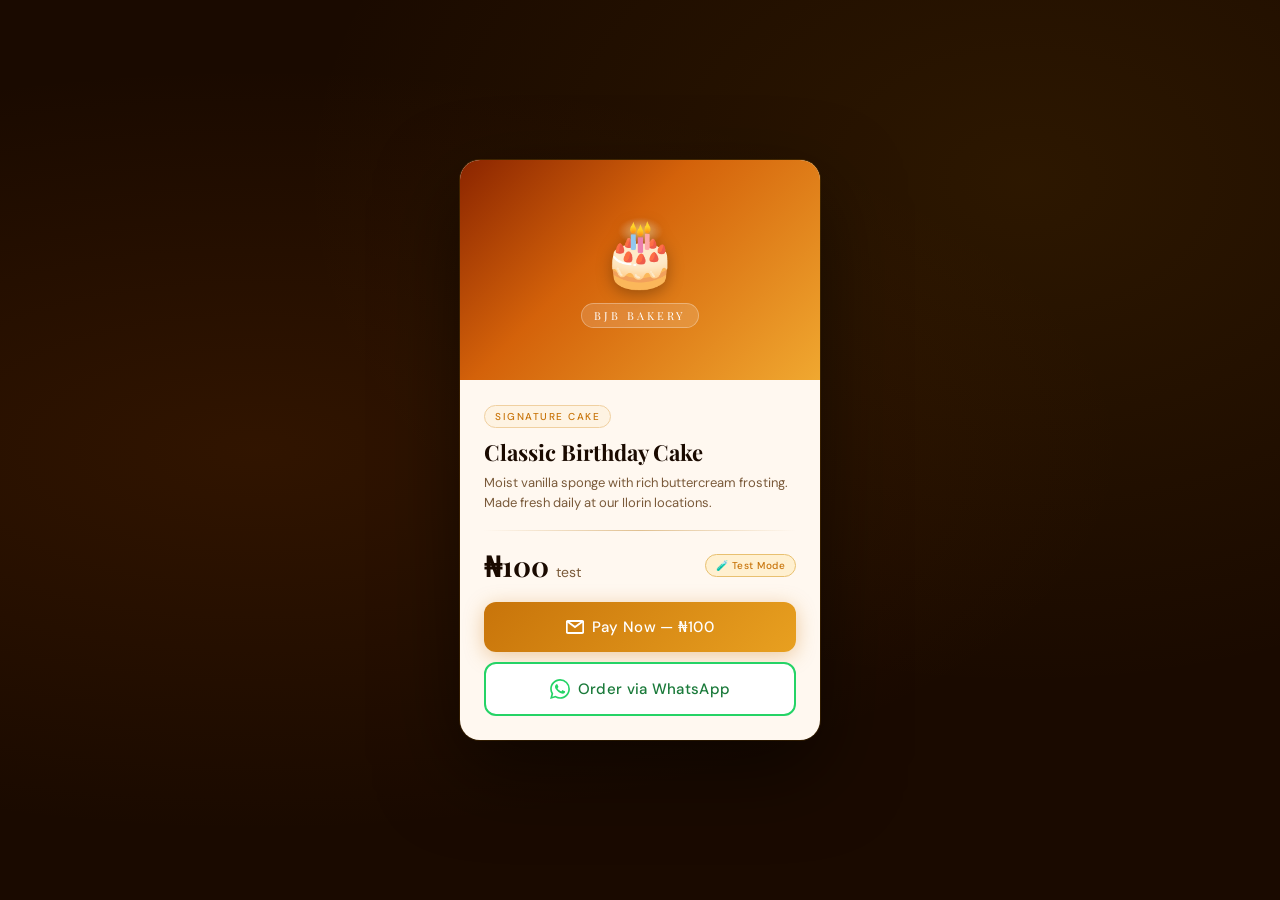
<file: index.html>
<!DOCTYPE html>
<html lang="en">
<head>
  <meta charset="UTF-8" />
  <meta name="viewport" content="width=device-width, initial-scale=1.0"/>
  <title>BJB Bakery – Test Payment</title>
  <link href="https://fonts.googleapis.com/css2?family=Playfair+Display:wght@600;700&family=DM+Sans:wght@400;500&display=swap" rel="stylesheet"/>
  <script src="https://checkout.squadco.com/widget/squad.min.js"></script>
  <style>
    *, *::before, *::after { box-sizing: border-box; margin: 0; padding: 0; }

    body {
      min-height: 100vh;
      display: flex;
      align-items: center;
      justify-content: center;
      background: #1a0a00;
      background-image:
        radial-gradient(ellipse at 20% 50%, rgba(180, 80, 0, 0.15) 0%, transparent 60%),
        radial-gradient(ellipse at 80% 20%, rgba(210, 140, 0, 0.1) 0%, transparent 50%);
      font-family: 'DM Sans', sans-serif;
      padding: 24px;
    }

    .card {
      background: #fff8f0;
      border-radius: 20px;
      overflow: hidden;
      max-width: 360px;
      width: 100%;
      box-shadow: 0 30px 80px rgba(0,0,0,0.5), 0 0 0 1px rgba(210,140,0,0.2);
    }

    .card-img {
      width: 100%;
      height: 220px;
      object-fit: cover;
      display: block;
      background: linear-gradient(135deg, #c8740a 0%, #e8a020 50%, #c8740a 100%);
      position: relative;
    }

    .card-img-placeholder {
      width: 100%;
      height: 220px;
      background: linear-gradient(135deg, #8B2500 0%, #D4620A 40%, #F0A830 100%);
      display: flex;
      align-items: center;
      justify-content: center;
      flex-direction: column;
      gap: 8px;
    }

    .cake-icon {
      font-size: 64px;
      filter: drop-shadow(0 4px 8px rgba(0,0,0,0.3));
    }

    .brand-badge {
      background: rgba(255,255,255,0.15);
      border: 1px solid rgba(255,255,255,0.3);
      color: #fff;
      font-family: 'Playfair Display', serif;
      font-size: 11px;
      letter-spacing: 3px;
      text-transform: uppercase;
      padding: 4px 12px;
      border-radius: 20px;
      backdrop-filter: blur(8px);
    }

    .card-body {
      padding: 24px;
    }

    .tag {
      display: inline-block;
      background: #fef3e2;
      color: #c8740a;
      font-size: 10px;
      font-weight: 500;
      letter-spacing: 1.5px;
      text-transform: uppercase;
      padding: 4px 10px;
      border-radius: 20px;
      margin-bottom: 10px;
      border: 1px solid #f0d0a0;
    }

    .product-name {
      font-family: 'Playfair Display', serif;
      font-size: 22px;
      color: #1a0a00;
      line-height: 1.3;
      margin-bottom: 6px;
    }

    .product-desc {
      font-size: 13px;
      color: #7a5a3a;
      line-height: 1.6;
      margin-bottom: 16px;
    }

    .divider {
      height: 1px;
      background: linear-gradient(to right, transparent, #e0c090, transparent);
      margin-bottom: 16px;
    }

    .price-row {
      display: flex;
      align-items: center;
      justify-content: space-between;
      margin-bottom: 18px;
    }

    .price {
      font-family: 'Playfair Display', serif;
      font-size: 28px;
      color: #1a0a00;
      font-weight: 700;
    }

    .price span {
      font-size: 14px;
      color: #7a5a3a;
      font-family: 'DM Sans', sans-serif;
      font-weight: 400;
    }

    .test-badge {
      background: #fff0d0;
      border: 1px solid #e8c070;
      color: #c8740a;
      font-size: 10px;
      font-weight: 500;
      padding: 4px 10px;
      border-radius: 20px;
      letter-spacing: 0.5px;
    }

    .btn-pay {
      width: 100%;
      padding: 15px;
      background: linear-gradient(135deg, #c8740a, #e8a020);
      color: #fff;
      border: none;
      border-radius: 12px;
      font-family: 'DM Sans', sans-serif;
      font-size: 15px;
      font-weight: 500;
      cursor: pointer;
      letter-spacing: 0.3px;
      transition: all 0.2s ease;
      margin-bottom: 10px;
      display: flex;
      align-items: center;
      justify-content: center;
      gap: 8px;
      box-shadow: 0 4px 20px rgba(200, 116, 10, 0.35);
    }

    .btn-pay:hover {
      transform: translateY(-2px);
      box-shadow: 0 8px 28px rgba(200, 116, 10, 0.45);
    }

    .btn-pay:active { transform: translateY(0); }

    .btn-whatsapp {
      width: 100%;
      padding: 15px;
      background: #fff;
      color: #1a7a3a;
      border: 2px solid #25D366;
      border-radius: 12px;
      font-family: 'DM Sans', sans-serif;
      font-size: 15px;
      font-weight: 500;
      cursor: pointer;
      letter-spacing: 0.3px;
      transition: all 0.2s ease;
      display: flex;
      align-items: center;
      justify-content: center;
      gap: 8px;
      text-decoration: none;
    }

    .btn-whatsapp:hover {
      background: #f0fff4;
      transform: translateY(-2px);
      box-shadow: 0 8px 28px rgba(37, 211, 102, 0.2);
    }

    .wa-icon {
      width: 20px;
      height: 20px;
      fill: #25D366;
    }

    /* Email modal */
    .modal-overlay {
      display: none;
      position: fixed;
      inset: 0;
      background: rgba(0,0,0,0.7);
      backdrop-filter: blur(4px);
      z-index: 1000;
      align-items: center;
      justify-content: center;
      padding: 24px;
    }

    .modal-overlay.active { display: flex; }

    .modal {
      background: #fff8f0;
      border-radius: 16px;
      padding: 28px;
      max-width: 320px;
      width: 100%;
      box-shadow: 0 20px 60px rgba(0,0,0,0.4);
    }

    .modal h3 {
      font-family: 'Playfair Display', serif;
      font-size: 20px;
      color: #1a0a00;
      margin-bottom: 6px;
    }

    .modal p {
      font-size: 13px;
      color: #7a5a3a;
      margin-bottom: 18px;
    }

    .modal input {
      width: 100%;
      padding: 12px 14px;
      border: 1.5px solid #e0c090;
      border-radius: 10px;
      font-family: 'DM Sans', sans-serif;
      font-size: 14px;
      color: #1a0a00;
      background: #fff;
      outline: none;
      margin-bottom: 14px;
      transition: border-color 0.2s;
    }

    .modal input:focus { border-color: #c8740a; }

    .modal-actions {
      display: flex;
      gap: 10px;
    }

    .modal-cancel {
      flex: 1;
      padding: 12px;
      background: transparent;
      border: 1.5px solid #e0c090;
      border-radius: 10px;
      font-family: 'DM Sans', sans-serif;
      font-size: 14px;
      color: #7a5a3a;
      cursor: pointer;
    }

    .modal-confirm {
      flex: 2;
      padding: 12px;
      background: linear-gradient(135deg, #c8740a, #e8a020);
      border: none;
      border-radius: 10px;
      font-family: 'DM Sans', sans-serif;
      font-size: 14px;
      font-weight: 500;
      color: #fff;
      cursor: pointer;
    }

    .error-msg {
      font-size: 12px;
      color: #c0392b;
      margin-top: -10px;
      margin-bottom: 10px;
      display: none;
    }
  </style>
</head>
<body>

  <div class="card">
    <div class="card-img-placeholder">
      <div class="cake-icon">🎂</div>
      <div class="brand-badge">BJB Bakery</div>
    </div>
    <div class="card-body">
      <div class="tag">Signature Cake</div>
      <h2 class="product-name">Classic Birthday Cake</h2>
      <p class="product-desc">Moist vanilla sponge with rich buttercream frosting. Made fresh daily at our Ilorin locations.</p>
      <div class="divider"></div>
      <div class="price-row">
        <div class="price">₦100 <span>test</span></div>
        <div class="test-badge">🧪 Test Mode</div>
      </div>
      <button class="btn-pay" onclick="openEmailModal()">
        <svg width="18" height="18" viewBox="0 0 24 24" fill="none" stroke="currentColor" stroke-width="2.5"><rect x="1" y="4" width="22" height="16" rx="2"/><path d="m1 4 11 8 11-8"/></svg>
        Pay Now — ₦100
      </button>
      <a class="btn-whatsapp" href="https://wa.me/2348066309888?text=Hello%20BJB%20Bakery!%20I%20want%20to%20order%20a%20Classic%20Birthday%20Cake%20%E2%82%A6100" target="_blank">
        <svg class="wa-icon" viewBox="0 0 24 24" xmlns="http://www.w3.org/2000/svg">
          <path d="M17.472 14.382c-.297-.149-1.758-.867-2.03-.967-.273-.099-.471-.148-.67.15-.197.297-.767.966-.94 1.164-.173.199-.347.223-.644.075-.297-.15-1.255-.463-2.39-1.475-.883-.788-1.48-1.761-1.653-2.059-.173-.297-.018-.458.13-.606.134-.133.298-.347.446-.52.149-.174.198-.298.298-.497.099-.198.05-.371-.025-.52-.075-.149-.669-1.612-.916-2.207-.242-.579-.487-.5-.669-.51-.173-.008-.371-.01-.57-.01-.198 0-.52.074-.792.372-.272.297-1.04 1.016-1.04 2.479 0 1.462 1.065 2.875 1.213 3.074.149.198 2.096 3.2 5.077 4.487.709.306 1.262.489 1.694.625.712.227 1.36.195 1.871.118.571-.085 1.758-.719 2.006-1.413.248-.694.248-1.289.173-1.413-.074-.124-.272-.198-.57-.347m-5.421 7.403h-.004a9.87 9.87 0 01-5.031-1.378l-.361-.214-3.741.982.998-3.648-.235-.374a9.86 9.86 0 01-1.51-5.26c.001-5.45 4.436-9.884 9.888-9.884 2.64 0 5.122 1.03 6.988 2.898a9.825 9.825 0 012.893 6.994c-.003 5.45-4.437 9.884-9.885 9.884m8.413-18.297A11.815 11.815 0 0012.05 0C5.495 0 .16 5.335.157 11.892c0 2.096.547 4.142 1.588 5.945L.057 24l6.305-1.654a11.882 11.882 0 005.683 1.448h.005c6.554 0 11.89-5.335 11.893-11.893a11.821 11.821 0 00-3.48-8.413z"/>
        </svg>
        Order via WhatsApp
      </a>
    </div>
  </div>

  <!-- Email Modal -->
  <div class="modal-overlay" id="emailModal">
    <div class="modal">
      <h3>Enter your email</h3>
      <p>We'll send your order confirmation here.</p>
      <input type="email" id="customerEmail" placeholder="your@email.com" />
      <p class="error-msg" id="emailError">Please enter a valid email address.</p>
      <div class="modal-actions">
        <button class="modal-cancel" onclick="closeEmailModal()">Cancel</button>
        <button class="modal-confirm" onclick="startPayment()">Continue to Pay</button>
      </div>
    </div>
  </div>

  <script>
    function openEmailModal() {
      document.getElementById('emailModal').classList.add('active');
      setTimeout(() => document.getElementById('customerEmail').focus(), 100);
    }

    function closeEmailModal() {
      document.getElementById('emailModal').classList.remove('active');
      document.getElementById('customerEmail').value = '';
      document.getElementById('emailError').style.display = 'none';
    }

    function startPayment() {
      const email = document.getElementById('customerEmail').value.trim();
      const emailRegex = /^[^\s@]+@[^\s@]+\.[^\s@]+$/;

      if (!emailRegex.test(email)) {
        document.getElementById('emailError').style.display = 'block';
        return;
      }

      document.getElementById('emailError').style.display = 'none';
      closeEmailModal();

      const squadInstance = new squad({
        onClose: () => console.log('Payment widget closed'),
        onLoad: () => console.log('Payment widget loaded'),
        onSuccess: (data) => {
          alert('Payment successful! Thank you for your order. BJB Bakery will reach out to confirm delivery.');
          console.log('Payment success:', data);
        },
        key: "pk_ade4a05b138ff5c25a92ff0cc6b2d39782392363",
        email: email,
        amount: 100 * 100, // ₦100 in kobo
        currency_code: "NGN",
        transaction_ref: "BJB_TEST_" + Date.now(),
        customer_name: "BJB Customer"
      });

      squadInstance.setup();
      squadInstance.open();
    }

    // Allow Enter key to confirm email
    document.getElementById('customerEmail').addEventListener('keydown', function(e) {
      if (e.key === 'Enter') startPayment();
    });
  </script>

</body>
</html>
</file>
